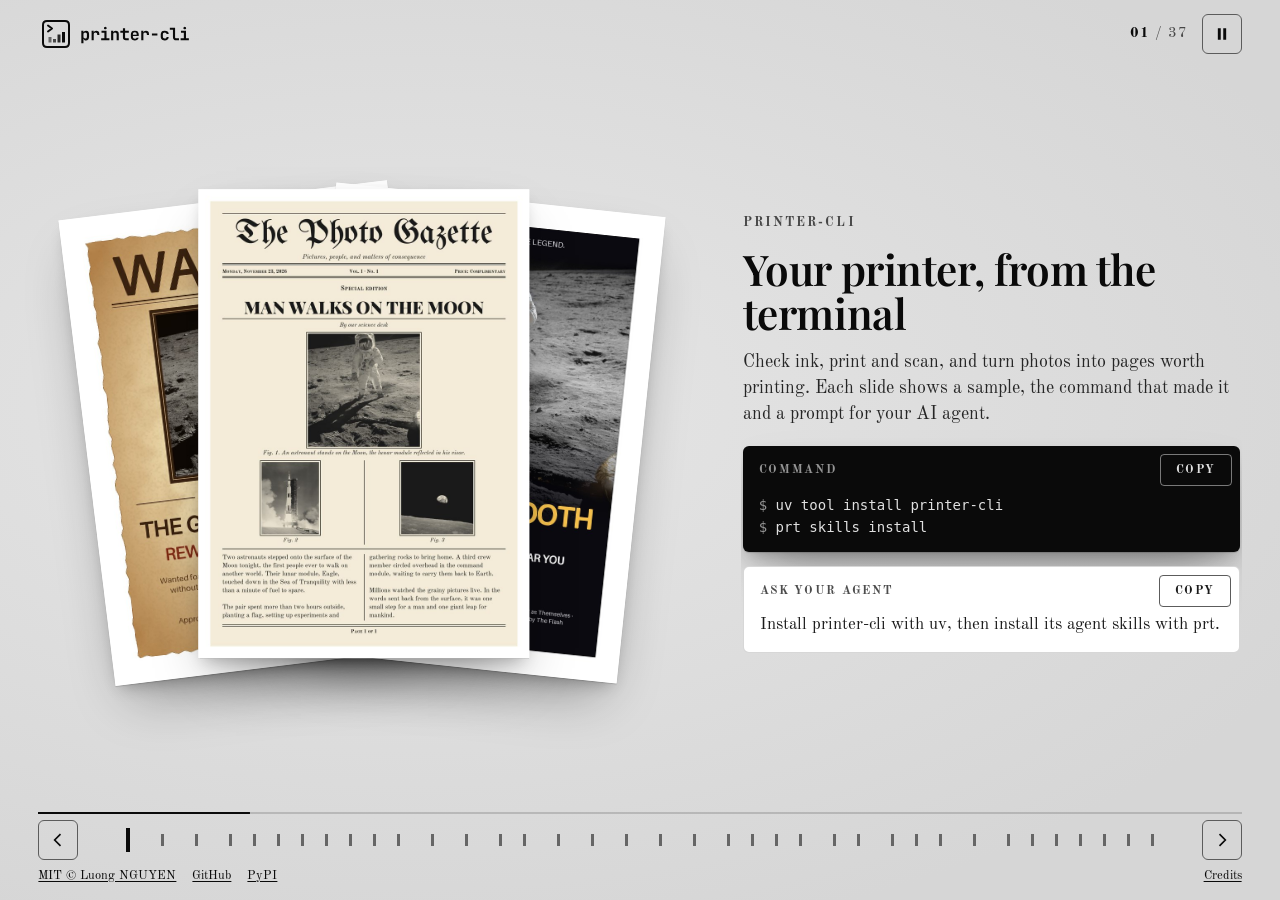
<file: site/index.html>
<!doctype html>
<html lang="en">
<head>
<meta charset="utf-8">
<meta name="viewport" content="width=device-width, initial-scale=1">
<title>printer-cli: what prt prints</title>
<meta name="description" content="A slideshow of every printer-cli example: the photo booth, cards, comics, postcards, disc labels, recipe and bingo cards, puzzles, magazine articles, the vintage gazette and the terminal commands, each with the prt command and a prompt for your AI agent.">
<meta name="color-scheme" content="light dark">
<meta name="theme-color" content="#d6d6d6" media="(prefers-color-scheme: light)">
<meta name="theme-color" content="#262626" media="(prefers-color-scheme: dark)">
<link rel="icon" href="favicon.svg" type="image/svg+xml">
<link rel="stylesheet" href="styles.css">
<script src="app.js" defer></script>
</head>
<body>
<div class="shell">
  <header class="top">
    <picture class="brand">
      <source media="(prefers-color-scheme: dark)" srcset="logo-white.svg">
      <img src="logo-black.svg" alt="printer-cli" width="178" height="40">
    </picture>
    <h1 class="sr-only">printer-cli examples: what prt prints, with the command and an AI-agent prompt for each</h1>
    <div class="top-controls">
      <p class="counter"><span id="current">01</span> / <span id="total">01</span></p>
      <button id="autoplay" class="ctl" type="button" aria-label="Autoplay" aria-pressed="true" title="Autoplay (Space)">
        <svg class="icon icon-pause" viewBox="0 0 24 24" aria-hidden="true" focusable="false"><path d="M7 5h3.5v14H7zM13.5 5H17v14h-3.5z" fill="currentColor"/></svg>
        <svg class="icon icon-play" viewBox="0 0 24 24" aria-hidden="true" focusable="false"><path d="M8 5v14l11-7z" fill="currentColor"/></svg>
      </button>
    </div>
  </header>

  <main id="stage" class="stage" aria-roledescription="carousel" aria-label="printer-cli examples">
    <noscript><p class="noscript">This slideshow needs JavaScript. Every example is also in the <a href="https://github.com/luongnv89/printer-cli#readme">printer-cli README</a>.</p></noscript>
  </main>

  <nav class="bar" aria-label="Slides">
    <div class="progress" aria-hidden="true"><span id="progress"></span></div>
    <div class="nav-row">
      <button id="prev" class="ctl" type="button" aria-label="Previous slide">
        <svg class="icon" viewBox="0 0 24 24" aria-hidden="true" focusable="false"><path d="M15 5l-7 7 7 7" fill="none" stroke="currentColor" stroke-width="2"/></svg>
      </button>
      <div id="dots" class="dots"></div>
      <button id="next" class="ctl" type="button" aria-label="Next slide">
        <svg class="icon" viewBox="0 0 24 24" aria-hidden="true" focusable="false"><path d="M9 5l7 7-7 7" fill="none" stroke="currentColor" stroke-width="2"/></svg>
      </button>
    </div>
  </nav>

  <footer class="foot">
    <a href="LICENSE">MIT © Luong NGUYEN</a>
    <a href="https://github.com/luongnv89/printer-cli">GitHub</a>
    <a href="https://pypi.org/project/printer-cli/">PyPI</a>
    <details id="credits" class="credits">
      <summary>Credits</summary>
      <div class="credits-panel" role="group" aria-label="Credits" tabindex="0">
        <p>printer-cli and this site are under the <a href="LICENSE">MIT licence</a>, © Luong NGUYEN.</p>
        <p>The photos in the <a href="https://github.com/luongnv89/printer-cli/tree/main/assets/samples">sample pages</a> are public-domain NASA images from Apollo 8, Apollo 11 and Apollo 17, via Wikimedia Commons.</p>
        <p>The fonts are under the SIL OFL 1.1: <a href="fonts/OFL-PlayfairDisplay.txt">Playfair Display</a> and <a href="fonts/OFL-OldStandardTT.txt">Old Standard TT</a>.</p>
      </div>
    </details>
  </footer>

  <p id="announce" class="sr-only" aria-live="polite"></p>
  <p id="copy-status" class="sr-only" role="status"></p>
</div>
<script type="application/json" id="slides">
[
 {
  "id": "intro",
  "kind": "intro",
  "title": "Your printer, from the terminal",
  "group": "printer-cli",
  "blurb": "Check ink, print and scan, and turn photos into pages worth printing. Each slide shows a sample, the command that made it and a prompt for your AI agent.",
  "command": "uv tool install printer-cli\nprt skills install",
  "prompt": "Install printer-cli with uv, then install its agent skills with prt.",
  "stack": [
   "samples/booth-wanted.jpg",
   "samples/gazette.jpg",
   "samples/booth-movie.jpg"
  ]
 },
 {
  "id": "quick-start",
  "kind": "terminal",
  "title": "Printer status",
  "group": "Quick start",
  "blurb": "Ink, paper and alerts in one box. The built-in demo printer replays a real Epson XP-6000.",
  "command": "prt -p demo status",
  "prompt": "Use prt's built-in demo printer to show me a printer's status: ink, paper and alerts.",
  "output": "╭─┐EPSON XP-6000 Series · office┌──────────────────────────────────────────╮\n│ ● idle    firmware 20.50.NU30Q6 · up 4h02m                               │\n├──────────────────────────────────────────────────────────────────────────┤\n│ ink                                                                      │\n│ Photo Black  ■■■■■■■■■■■■■■■■■■■■■■■■■■■■■■■■■■■■····  92%               │\n│ Cyan         ········································   1%  ✗ replace    │\n│ Magenta      ········································   1%  ✗ replace    │\n│ Yellow       ■■■■····································  12%  ▲ low        │\n│ Black        ■■■■■■■■■■■■■■■■■■■■■■■■■■■■■■■■■■■·····  89%               │\n├──────────────────────────────────────────────────────────────────────────┤\n│ paper   main A4 ✓   photo 4×6 ✓   disc Disc ✓   (levels not reported)    │\n│ waste   ▲ almost full — service soon                                     │\n╰─┘4 alerts · checked 17:42└───────────────────────────────────────────────╯"
 },
 {
  "id": "tui",
  "kind": "image",
  "title": "The TUI",
  "group": "Dashboard",
  "blurb": "A keyboard-driven dashboard: ink tanks in their cartridge colours, system info, paper trays and alerts.",
  "command": "prt -p demo tui",
  "prompt": "Open prt's full-screen dashboard for the built-in demo printer.",
  "image": "samples/tui.jpg",
  "alt": "prt tui dashboard showing ink tanks, system info, paper trays and alerts for the demo printer",
  "width": 1000,
  "height": 627
 },
 {
  "id": "booth-metro",
  "kind": "image",
  "title": "Metro front page",
  "group": "Photo booth",
  "blurb": "Your photo as a colour tabloid front page with a two-column news story.",
  "command": "prt booth astronaut.jpg --story-file story.json -o booth-metro.png",
  "prompt": "Use prt to make astronaut.jpg into a colour metro front page with the story in story.json (\"Man Walks on the Moon\"), saved as booth-metro.png.",
  "image": "samples/booth-metro.jpg",
  "alt": "metro sample page: a black 'METRO' masthead with a red rule, the headline 'MAN WALKS ON THE MOON' over a colour photo of an astronaut on the Moon with its caption, and the story in two columns",
  "width": 800,
  "height": 1132
 },
 {
  "id": "booth-daily",
  "kind": "image",
  "title": "Daily broadsheet",
  "group": "Photo booth",
  "blurb": "A black-and-white broadsheet front page with three columns.",
  "command": "prt booth astronaut.jpg --style daily --story-file story.json -o booth-daily.png",
  "prompt": "Use prt to make astronaut.jpg into a black-and-white daily broadsheet front page with the story in story.json (\"Man Walks on the Moon\"), saved as booth-daily.png.",
  "image": "samples/booth-daily.jpg",
  "alt": "daily sample page: 'The Daily Chronicle' masthead between rules, the headline 'Man Walks on the Moon' over a black-and-white photo of an astronaut on the Moon, and the story in three columns",
  "width": 800,
  "height": 1132
 },
 {
  "id": "booth-wizard",
  "kind": "image",
  "title": "Wizard card",
  "group": "Photo booth",
  "blurb": "An ornate trading card with an arched gold frame, a name ribbon and a lore box.",
  "command": "prt booth astronaut.jpg --style wizard -o booth-wizard.png",
  "prompt": "Use prt to make astronaut.jpg into a wizard trading card with its built-in text, \"The Spellbound Guest\", saved as booth-wizard.png.",
  "image": "samples/booth-wizard.jpg",
  "alt": "wizard sample page: a purple and gold trading card, the photo in an arched frame over a gold banner reading 'The Spellbound Guest' and a cream text box",
  "width": 800,
  "height": 1132
 },
 {
  "id": "booth-wanted",
  "kind": "image",
  "title": "Wanted poster",
  "group": "Photo booth",
  "blurb": "A weathered parchment poster with the name and a reward line.",
  "command": "prt booth astronaut.jpg --style wanted -o booth-wanted.png",
  "prompt": "Use prt to make astronaut.jpg into a wanted poster with its built-in text, \"The Grinning Captain\" with a reward of 1,000,000 gold, saved as booth-wanted.png.",
  "image": "samples/booth-wanted.jpg",
  "alt": "wanted sample page: a torn parchment poster with 'WANTED' over the framed photo, then 'DEAD OR ALIVE', the name 'THE GRINNING CAPTAIN' and a reward of 1,000,000 gold",
  "width": 800,
  "height": 1132
 },
 {
  "id": "booth-certificate",
  "kind": "image",
  "title": "Award certificate",
  "group": "Photo booth",
  "blurb": "An ivory certificate in a gold border, with the name, the award, today's date and a seal.",
  "command": "prt booth astronaut.jpg --style certificate -o booth-certificate.png",
  "prompt": "Use prt to make astronaut.jpg into an award certificate with its built-in text, presented to The Photo Booth Guest \"For the Brightest Smile of the Day\", saved as booth-certificate.png.",
  "image": "samples/booth-certificate.jpg",
  "alt": "certificate sample page: a 'Certificate of Achievement' in a green and gold border, the photo in an oval frame, presented to 'The Photo Booth Guest', with a date, a signature and a gold seal at the foot",
  "width": 800,
  "height": 1132
 },
 {
  "id": "booth-sports",
  "kind": "image",
  "title": "Sports card",
  "group": "Photo booth",
  "blurb": "A royal-blue trading card with the team, the position and a stats box.",
  "command": "prt booth astronaut.jpg --style sports -o booth-sports.png",
  "prompt": "Use prt to make astronaut.jpg into a sports trading card with its built-in text, \"The Shutter Star\" of the Booth City Flashes, saved as booth-sports.png.",
  "image": "samples/booth-sports.jpg",
  "alt": "sports card sample page: a blue trading card for the 'Booth City Flashes', the photo over a red banner reading 'THE SHUTTER STAR', the position and number, and a white box of stats",
  "width": 800,
  "height": 1132
 },
 {
  "id": "booth-missing",
  "kind": "image",
  "title": "Missing-pet poster",
  "group": "Photo booth",
  "blurb": "A poster with a reward line and tear-off tabs that each carry the contact.",
  "command": "prt booth astronaut.jpg --style missing -o booth-missing.png",
  "prompt": "Use prt to make astronaut.jpg into a missing-pet poster with its built-in text, Whiskers the cat with \"Call 555-0134\" on the tear-off tabs, saved as booth-missing.png.",
  "image": "samples/booth-missing.jpg",
  "alt": "missing-pet poster sample page: 'MISSING' in red over 'HAVE YOU SEEN THIS CAT?', the photo, the name 'WHISKERS', a reward line, a description and a row of tear-off phone tabs",
  "width": 800,
  "height": 1132
 },
 {
  "id": "booth-movie",
  "kind": "image",
  "title": "Movie poster",
  "group": "Photo booth",
  "blurb": "A dark poster with the title in gold capitals, five stars and a credits block.",
  "command": "prt booth astronaut.jpg --style movie -o booth-movie.png",
  "prompt": "Use prt to make astronaut.jpg into a movie poster with its built-in text, \"The Photo Booth\", saved as booth-movie.png.",
  "image": "samples/booth-movie.jpg",
  "alt": "movie poster sample page: the photo filling a dark poster under a tagline, the title 'THE PHOTO BOOTH' in gold over five stars, 'COMING SOON TO A PRINTER NEAR YOU' and a credits block",
  "width": 800,
  "height": 1132
 },
 {
  "id": "card",
  "kind": "image",
  "title": "Greeting card",
  "group": "Greeting card",
  "blurb": "A photo and a verse on one A4 sheet that folds into an A6 card.",
  "command": "prt card astronaut.jpg -o card.png",
  "prompt": "Use prt to make astronaut.jpg into a folding greeting card with its built-in \"Best Wishes\" greeting and verse, saved as card.png.",
  "image": "samples/card.jpg",
  "alt": "greeting card sample sheet: the photo and greeting on the bottom right, the back on the bottom left, the verse and an empty inside left upside down on the top half",
  "width": 800,
  "height": 1132
 },
 {
  "id": "comic",
  "kind": "image",
  "title": "Comic page",
  "group": "Comic strips",
  "blurb": "Three to six photos as comic panels, with speech bubbles, thought bubbles and captions.",
  "command": "prt comic astronaut.jpg launch.jpg earthrise.jpg bluemarble.jpg --comic-file comic.json -o comic.png",
  "prompt": "Use prt to make a comic page, \"One Small Step\", from astronaut.jpg, launch.jpg, earthrise.jpg and bluemarble.jpg with the captions and bubbles in comic.json, saved as comic.png.",
  "image": "samples/comic.jpg",
  "alt": "comic strip sample page: a handwritten title over four photo panels in black borders, with speech bubbles, a thought bubble and yellow narration captions",
  "width": 800,
  "height": 1132
 },
 {
  "id": "strip",
  "kind": "image",
  "title": "Photo-booth strip",
  "group": "4×6 photo prints",
  "blurb": "Four photos in a column, printed twice side by side to cut into two strips.",
  "command": "prt strip astronaut.jpg launch.jpg earthrise.jpg bluemarble.jpg --caption \"Apollo 11 · July 1969\" -o strip.png",
  "prompt": "Use prt to make a photo-booth strip of astronaut.jpg, launch.jpg, earthrise.jpg and bluemarble.jpg captioned \"Apollo 11 · July 1969\", saved as strip.png.",
  "image": "samples/strip.jpg",
  "alt": "photo-booth strip sample: four photos in a column with a handwritten caption, printed twice side by side",
  "width": 800,
  "height": 1200
 },
 {
  "id": "instant",
  "kind": "image",
  "title": "Instant photo",
  "group": "4×6 photo prints",
  "blurb": "One photo, cropped square, in a wide white frame with a handwritten caption.",
  "command": "prt instant earthrise.jpg --caption \"Earthrise, Christmas Eve 1968\" -o instant.png",
  "prompt": "Use prt to make earthrise.jpg into a Polaroid-style instant photo captioned \"Earthrise, Christmas Eve 1968\", saved as instant.png.",
  "image": "samples/instant.jpg",
  "alt": "instant photo sample: a square photo in a white frame with a handwritten caption",
  "width": 800,
  "height": 1200
 },
 {
  "id": "colour-in",
  "kind": "image",
  "title": "Colouring page",
  "group": "Colouring pages",
  "blurb": "A photo turned into black line art on white, ready for crayons.",
  "command": "prt colour-in astronaut.jpg -o colour-in.png",
  "prompt": "Use prt to turn astronaut.jpg into a colouring page, saved as colour-in.png.",
  "image": "samples/colour-in.jpg",
  "alt": "colouring page sample: a photo of an astronaut on the Moon drawn as black outlines on white in a frame",
  "width": 800,
  "height": 1132
 },
 {
  "id": "postcard",
  "kind": "image",
  "title": "Postcard",
  "group": "Postcards",
  "blurb": "The photo on the front; the message, a stamp box and address lines on the back.",
  "command": "prt postcard earthrise.jpg --postcard-file postcard.json -o postcard.png",
  "prompt": "Use prt to make a postcard of earthrise.jpg with the greeting, message and address in postcard.json (\"Greetings from lunar orbit\"), saved as postcard.png.",
  "image": "samples/postcard.jpg",
  "alt": "postcard sample: the Earthrise photo with a handwritten greeting on the front; on the back a handwritten message and signature, a stamp box and four address lines",
  "width": 900,
  "height": 1224
 },
 {
  "id": "disc",
  "kind": "image",
  "title": "Disc label",
  "group": "Disc labels",
  "blurb": "A circular label printed straight onto a CD or DVD through the disc tray.",
  "command": "prt disc bluemarble.jpg --disc-file disc.json -o disc.png",
  "prompt": "Use prt to make a disc label from bluemarble.jpg with the title and track list in disc.json (\"Blue Marble Mix\"), saved as disc.png.",
  "image": "samples/disc.jpg",
  "alt": "disc label sample: the Blue Marble photo filling a ring round a white hub, the title 'Blue Marble Mix' and a subtitle above the hub, ten tracks in two columns either side of it and a footer line at the foot",
  "width": 800,
  "height": 800
 },
 {
  "id": "recipe",
  "kind": "image",
  "title": "Recipe cards",
  "group": "Recipe cards",
  "blurb": "A recipe as 6×4 index cards, the ingredients and steps on ruled lines.",
  "command": "prt recipe recipe.json -o recipe.png",
  "prompt": "Use prt to make recipe cards from recipe.json (\"Moon Landing Lemon Drizzle Cake\"), saved as recipe.png.",
  "image": "samples/recipe.jpg",
  "alt": "recipe card sample: the title in handwriting, the ingredients and numbered steps on ruled lines in two columns",
  "width": 1200,
  "height": 800
 },
 {
  "id": "bingo",
  "kind": "image",
  "title": "Bingo cards",
  "group": "Bingo cards",
  "blurb": "A different bingo card for each player, from a bundled theme or your own words.",
  "command": "prt bingo --words-file bingo.json --seed 1969 -o bingo.png",
  "prompt": "Use prt to deal bingo cards from the words in bingo.json (\"Space Camp Bingo\") with seed 1969, saved as bingo.png.",
  "image": "samples/bingo.jpg",
  "alt": "bingo card sample: the title 'Space Camp Bingo' in handwriting over coloured B-I-N-G-O letters and a 5×5 grid of space words with a yellow 'LIFT OFF' square in the centre",
  "width": 800,
  "height": 1132
 },
 {
  "id": "puzzle-sudoku",
  "kind": "image",
  "title": "Sudoku",
  "group": "Puzzles",
  "blurb": "A sudoku with exactly one solution, easy, medium or hard; its solution is kept for checking.",
  "command": "prt puzzle sudoku --seed 1969 -o puzzle-sudoku.png",
  "prompt": "Use prt to make a medium sudoku with seed 1969, saved as puzzle-sudoku.png.",
  "image": "samples/puzzle-sudoku.jpg",
  "alt": "sudoku sample page: the handwritten title 'Sudoku' over a 9×9 grid with some digits given, rows labelled A to I and columns 1 to 9",
  "width": 800,
  "height": 1132
 },
 {
  "id": "puzzle-wordsearch",
  "kind": "image",
  "title": "Word search",
  "group": "Puzzles",
  "blurb": "Words from a bundled theme or your own list, hidden in a square of letters.",
  "command": "prt puzzle wordsearch --theme space --seed 1969 -o puzzle-wordsearch.png",
  "prompt": "Use prt to make a space word search with seed 1969, saved as puzzle-wordsearch.png.",
  "image": "samples/puzzle-wordsearch.jpg",
  "alt": "word search sample page: the title 'Space Word Search' over a square of capital letters and a list of twelve space words to find",
  "width": 800,
  "height": 1132
 },
 {
  "id": "puzzle-crossword",
  "kind": "image",
  "title": "Crossword",
  "group": "Puzzles",
  "blurb": "Write the answers and clues; prt lays out the grid so they cross and numbers it.",
  "command": "prt puzzle crossword --crossword-file crossword.json -o puzzle-crossword.png",
  "prompt": "Use prt to make a crossword from the answers and clues in crossword.json (\"Apollo Crossword\"), saved as puzzle-crossword.png.",
  "image": "samples/puzzle-crossword.jpg",
  "alt": "crossword sample page: the title 'Apollo Crossword' over a grid of numbered white squares, and the Across and Down clues under it",
  "width": 800,
  "height": 1132
 },
 {
  "id": "puzzle-maze",
  "kind": "image",
  "title": "Maze",
  "group": "Puzzles",
  "blurb": "A maze with one way through, from Start at the top left to Finish at the bottom right.",
  "command": "prt puzzle maze --seed 1969 -o puzzle-maze.png",
  "prompt": "Use prt to make a medium maze with seed 1969, saved as puzzle-maze.png.",
  "image": "samples/puzzle-maze.jpg",
  "alt": "maze sample page: the title 'Maze' over a rectangular maze with Start at the top left and Finish at the bottom right",
  "width": 800,
  "height": 1132
 },
 {
  "id": "article-magazine",
  "kind": "image",
  "title": "Magazine article",
  "group": "Article printing",
  "blurb": "A web article as A4 magazine pages with three ruled columns.",
  "command": "prt article article.json -o article-magazine.png",
  "prompt": "Use the article-print skill to lay out the article in article.json (\"Why the Apollo Guidance Computer Still Matters\") as magazine pages, saved as article-magazine.png.",
  "image": "samples/article-magazine.jpg",
  "alt": "magazine sample page: a blue rule and the site name over the title 'Why the Apollo Guidance Computer Still Matters' in bold type, the byline, the text in three columns, and the address and page number at the foot",
  "width": 800,
  "height": 1132
 },
 {
  "id": "article-classic",
  "kind": "image",
  "title": "Classic magazine",
  "group": "Article printing",
  "blurb": "An ivory page in a double-rule frame, one centred column and a drop cap.",
  "command": "prt article article.json --style classic-magazine -o article-classic.png",
  "prompt": "Use prt to lay out the article in article.json (\"Why the Apollo Guidance Computer Still Matters\") in the classic-magazine style, saved as article-classic.png.",
  "image": "samples/article-classic.jpg",
  "alt": "classic-magazine sample page: a cream page in a double border, the site name, title and byline centred between ornaments, the text in one column opening with a red drop cap, and the page number at the foot",
  "width": 800,
  "height": 1132
 },
 {
  "id": "gazette",
  "kind": "image",
  "title": "Vintage gazette",
  "group": "Vintage gazette",
  "blurb": "Photos as the front page of an old newspaper, under a blackletter masthead.",
  "command": "prt gazette astronaut.jpg launch.jpg earthrise.jpg --story-file story.json -o gazette.png",
  "prompt": "Use prt to make a vintage gazette front page from astronaut.jpg, launch.jpg and earthrise.jpg with the story in story.json (\"Man Walks on the Moon\"), saved as gazette.png.",
  "image": "samples/gazette.jpg",
  "alt": "portrait gazette sample page: 'The Photo Gazette' in blackletter on cream paper, the headline 'MAN WALKS ON THE MOON' over a sepia photo of an astronaut on the Moon, two smaller photos of a rocket launch and the Earth over the Moon, and the story in two columns",
  "width": 800,
  "height": 1132
 },
 {
  "id": "gazette-landscape",
  "kind": "image",
  "title": "Gazette, landscape",
  "group": "Vintage gazette",
  "blurb": "The same edition laid out on A4 turned on its side.",
  "command": "prt gazette astronaut.jpg launch.jpg earthrise.jpg --story-file story.json --landscape -o gazette-landscape.png",
  "prompt": "Use prt to make a vintage gazette front page on landscape A4 from astronaut.jpg, launch.jpg and earthrise.jpg with the story in story.json (\"Man Walks on the Moon\"), saved as gazette-landscape.png.",
  "image": "samples/gazette-landscape.jpg",
  "alt": "--landscape gazette sample page: 'The Photo Gazette' on a sheet turned on its side, the headline 'MAN WALKS ON THE MOON' over a large sepia photo of an astronaut on the left, the story in three columns beside it and two smaller photos under the story",
  "width": 1000,
  "height": 707
 },
 {
  "id": "letter-gazette",
  "kind": "terminal",
  "title": "A letter as a gazette",
  "group": "Vintage gazette",
  "blurb": "Scan a handwritten letter, type it out as the story, and print the scan as the lead picture.",
  "command": "prt -p demo scan --format jpeg -o letter.jpg                                          # scan the letter as a JPEG\nprt -p demo gazette letter.jpg --story-file story.json --preview edition.pdf -f json   # the transcription as the story\nprt -p demo gazette letter.jpg --story-file story.json --yes                           # print it",
  "prompt": "Use the letter-gazette skill with prt's demo printer: scan my handwritten letter, type it out as the story, preview it as a vintage gazette, then print it.",
  "output": ""
 },
 {
  "id": "compose",
  "kind": "terminal",
  "title": "Compose a page",
  "group": "Compose a page",
  "blurb": "Describe a page as blocks: headings, text, images, QR codes, columns and rules.",
  "command": "prt compose page.json",
  "prompt": "Use prt compose to print page.json, the \"Garden party\" page with a heading, a photo, the menu and a QR code for replies.",
  "output": "{\n  \"title\": \"Garden party\",\n  \"blocks\": [\n    {\"type\": \"heading\", \"text\": \"Garden Party\", \"align\": \"center\"},\n    {\"type\": \"image\", \"path\": \"garden.jpg\", \"height\": 80, \"caption\": \"Last year\"},\n    {\"type\": \"text\", \"text\": \"Saturday from 3 pm, at number 12.\\nBring something to share.\", \"size\": \"large\"},\n    {\"type\": \"rule\"},\n    {\"type\": \"columns\", \"columns\": [\n      [{\"type\": \"heading\", \"text\": \"Menu\", \"level\": 2}, {\"type\": \"text\", \"text\": \"Lemonade\\nStrawberry cake\"}],\n      [{\"type\": \"qr\", \"data\": \"https://example.com/rsvp\", \"size\": 35, \"caption\": \"Reply here\"}]\n    ]}\n  ]\n}"
 },
 {
  "id": "ink",
  "kind": "terminal",
  "title": "Ink levels",
  "group": "Commands",
  "blurb": "Ink levels only, with a mark on each cartridge that is low or needs replacing.",
  "command": "prt ink",
  "prompt": "Use prt to show my printer's ink levels and which cartridges are low or need replacing.",
  "output": "╭─┐ink · demo┌─────────────────────────────────────────────────────────────────╮\n│ Photo Black  ■■■■■■■■■■■■■■■■■■■■■■■■■■■■■■■■■■■■····  92%                   │\n│ Cyan         ········································   1%  ✗ replace        │\n│ Magenta      ········································   1%  ✗ replace        │\n│ Yellow       ■■■■····································  12%  ▲ low            │\n│ Black        ■■■■■■■■■■■■■■■■■■■■■■■■■■■■■■■■■■■·····  89%                   │\n╰─┘15:39└──────────────────────────────────────────────────────────────────────╯"
 },
 {
  "id": "status-watch",
  "kind": "terminal",
  "title": "Watch status",
  "group": "Commands",
  "blurb": "One line per sample, every 2 seconds, until Ctrl-C.",
  "command": "prt status --watch 2",
  "prompt": "Use prt to watch my printer's status, one line every 2 seconds.",
  "output": "15:39:31  ● idle       PB  92 C   1 M   1 Y  12 BK  89   4 alerts\n15:39:33  ● idle       PB  92 C   1 M   1 Y  12 BK  89   4 alerts\n15:39:35  ● idle       PB  92 C   1 M   1 Y  12 BK  89   4 alerts"
 },
 {
  "id": "overview",
  "kind": "terminal",
  "title": "Printer overview",
  "group": "Commands",
  "blurb": "Model, serial, firmware, uptime, page count, formats, media, scanner and capabilities.",
  "command": "prt overview",
  "prompt": "Use prt to show my printer's overview: model, serial, firmware, uptime, page count, media and capabilities.",
  "output": "╭─┐EPSON XP-6000 Series · demo┌────────────────────────────────────────────────╮\n│ system                                                                       │\n│   model          EPSON XP-6000 Series                                        │\n│   vendor         Epson                                                       │\n│   serial         X00000000                                                   │\n│   uuid           00000000-0000-4000-8000-000000000000                        │\n│   driver         fake                                                        │\n├──────────────────────────────────────────────────────────────────────────────┤\n│ software                                                                     │\n│   firmware       20.50.NU30Q6                                                │\n│   ipp            1.0, 1.1, 2.0                                               │\n│   formats        octet-stream, pwg-raster, urf, jpeg                         │\n│   admin page     http://printer.local:80/PRESENTATION/BONJOUR                │\n├──────────────────────────────────────────────────────────────────────────────┤\n│ hardware                                                                     │\n│   uptime         4h02m                                                       │\n│   pages printed  1,538                                                       │\n│   colour         yes                                                         │\n│   duplex         yes                                                         │\n│   speed          9 ppm                                                       │\n│   resolutions    360dpi, 720dpi, 5760x1440dpi                                │\n│   trays          main, photo, disc                                           │\n│   media          A4, 4×6, 5×7, 8×10, A5, A6, Letter, Legal, L (3.5×5), B5 …  │\n…"
 },
 {
  "id": "maintenance",
  "kind": "terminal",
  "title": "Maintenance",
  "group": "Commands",
  "blurb": "Nozzle check, head cleaning with a safety check first, a colour test page, or flash the panel.",
  "command": "prt maintain nozzle-check     # print the pattern; a gap in a line means clogged nozzles\nprt maintain clean            # head cleaning, refused while ink is low or the waste pad is near full\nprt maintain test-page --yes  # colour test page, no prompt\nprt maintain identify         # flash the panel to find the printer",
  "prompt": "Use prt to print a nozzle check, clean the print head if it is safe to, print a colour test page without asking, and flash my printer's panel so I can find it.",
  "output": ""
 },
 {
  "id": "printing",
  "kind": "terminal",
  "title": "Printing",
  "group": "Commands",
  "blurb": "PDFs through CUPS, photos from the photo tray, copies, two-sided and black and white.",
  "command": "prt print boarding-pass.pdf                                    # PDF goes through the local CUPS queue\nprt print holiday.jpg --media 4x6 --tray photo --quality high  # photo paper from the photo tray\nprt print notes.pdf -n 2 --duplex --mono                       # two double-sided black-and-white copies\nprt print poster.png --direct                                  # straight to the printer, never via CUPS",
  "prompt": "Use prt to print boarding-pass.pdf, print holiday.jpg on 4×6 photo paper from the photo tray in high quality, print two double-sided black-and-white copies of notes.pdf, and send poster.png straight to the printer.",
  "output": ""
 },
 {
  "id": "jobs",
  "kind": "terminal",
  "title": "Print jobs",
  "group": "Commands",
  "blurb": "List the jobs, finished ones too, and cancel one by its id.",
  "command": "prt jobs --all\nprt jobs cancel 42",
  "prompt": "Use prt to list all my printer's jobs, finished ones too, and cancel job 42.",
  "output": "╭─┐jobs · demo┌────────────────────────────────────────────────────────────────╮\n│ id  name               state        user  pages                              │\n│ 41  boarding-pass.pdf  ● completed  alex      1                              │\n│ 42  nozzle-check       ● completed  prt       1                              │\n╰─┘2 jobs└─────────────────────────────────────────────────────────────────────╯"
 },
 {
  "id": "scanning",
  "kind": "terminal",
  "title": "Scanning",
  "group": "Commands",
  "blurb": "Scan the flatbed to PDF or JPEG, in colour or greyscale.",
  "command": "prt scan -o receipt.pdf                                  # A4, colour, 300 dpi PDF\nprt scan -o photo.jpg --type jpeg --dpi 600 --area full  # whole glass as a JPEG\nprt scan --mode gray -o letter.pdf                       # greyscale",
  "prompt": "Use prt to scan to receipt.pdf, scan the whole glass to photo.jpg as a 600 dpi JPEG, and scan letter.pdf in greyscale.",
  "output": ""
 }
]
</script>
</body>
</html>
</file>
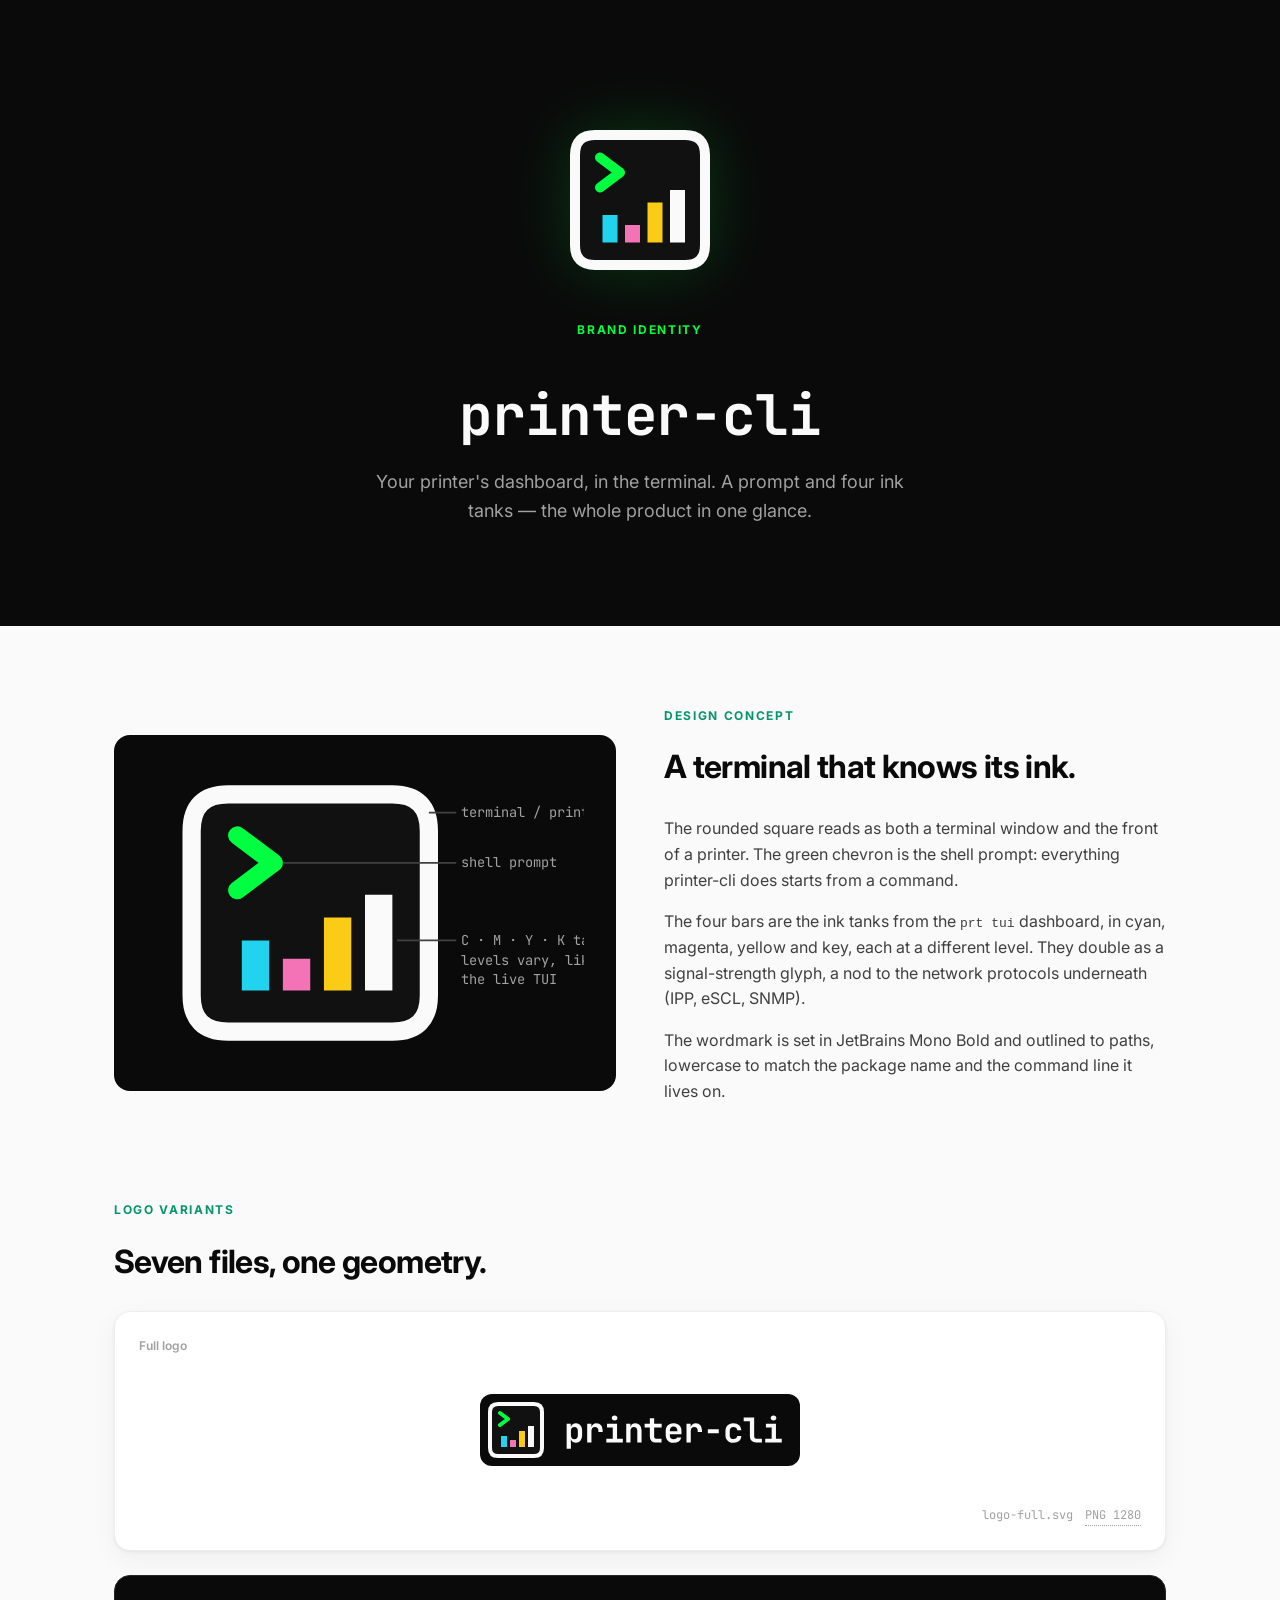
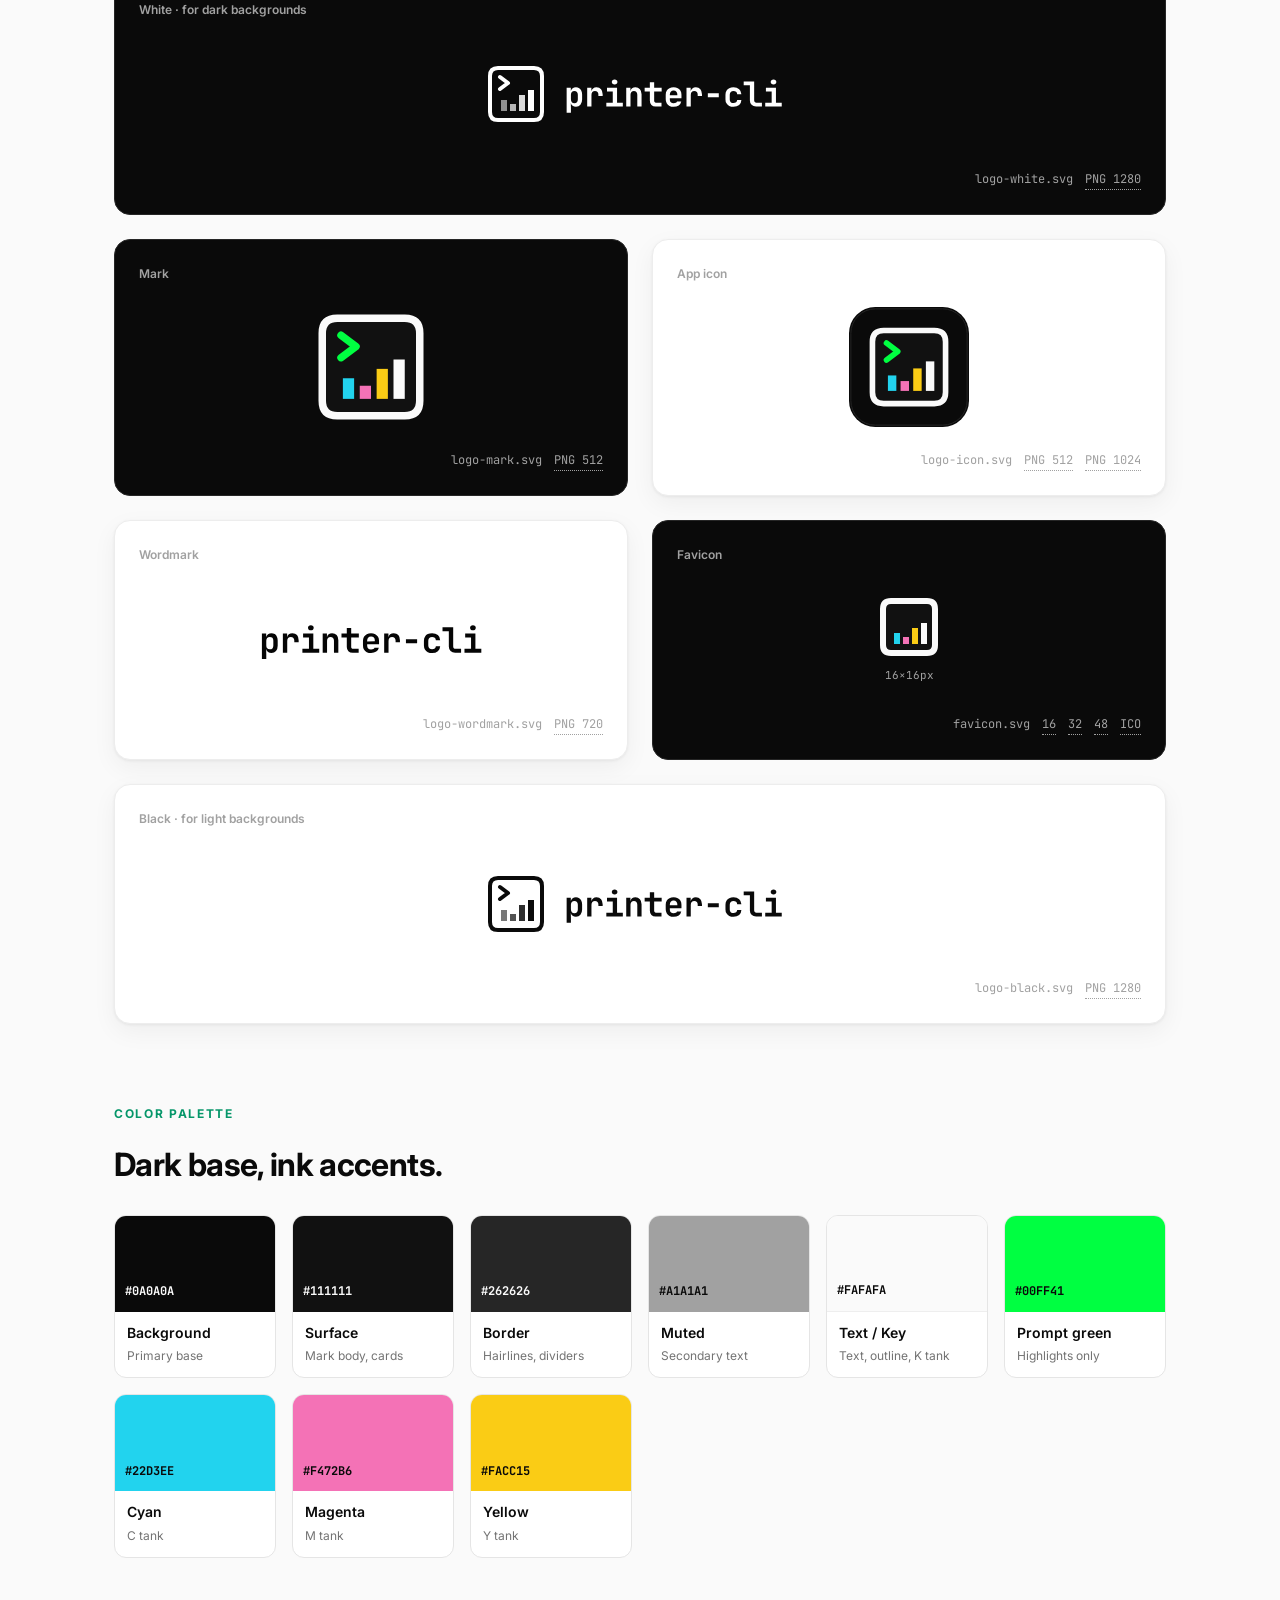
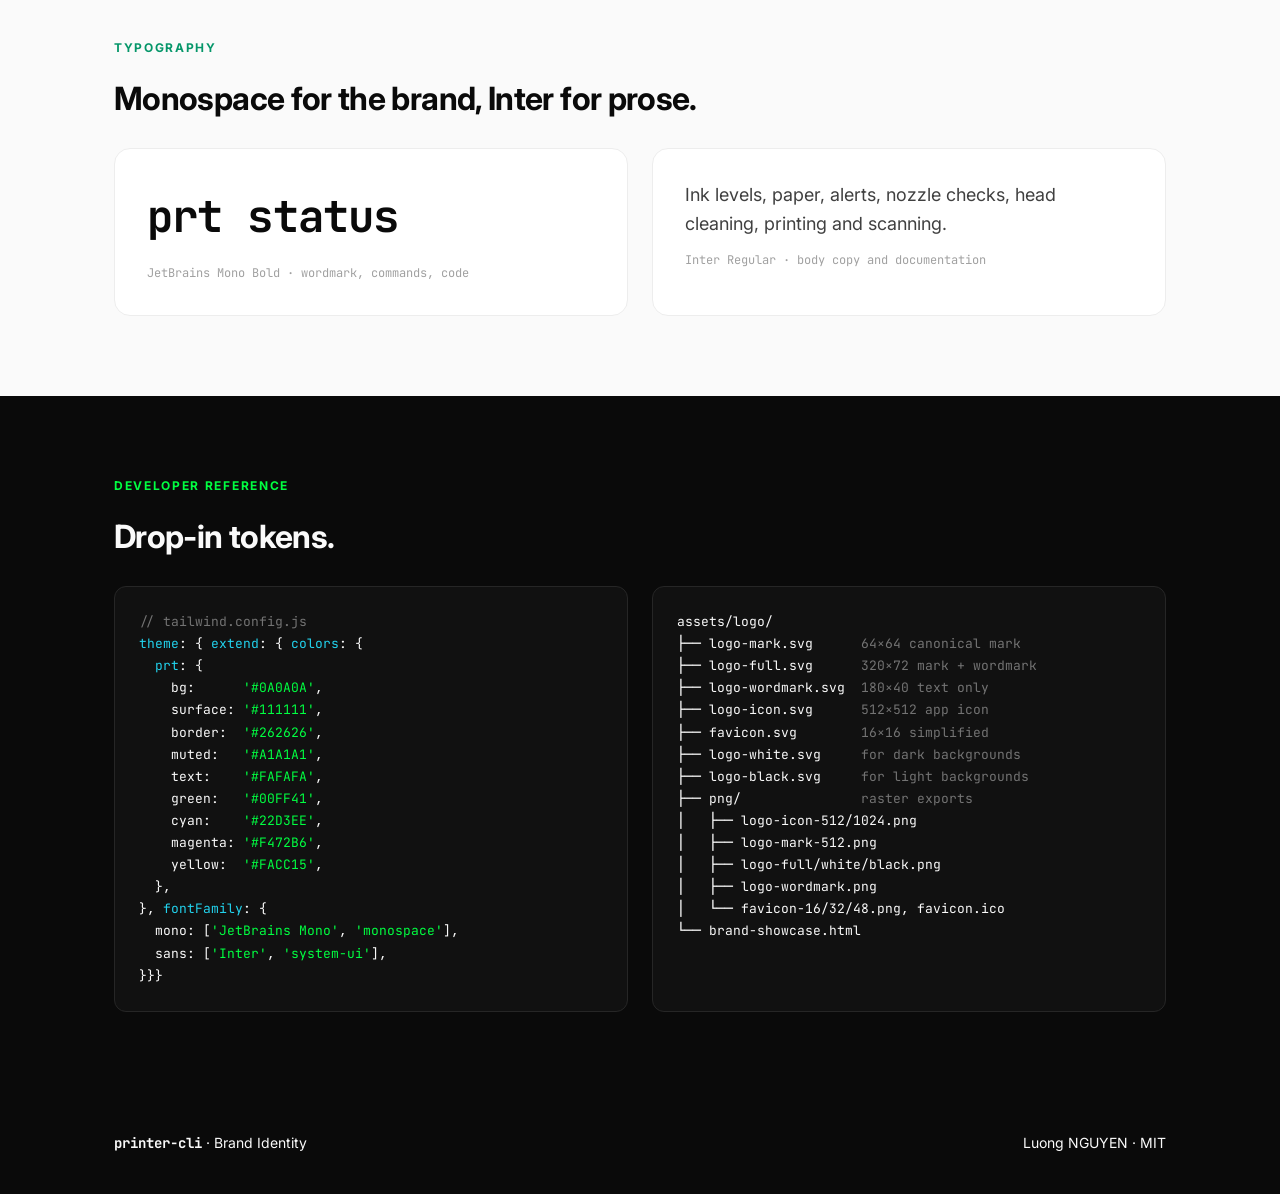
<file: assets/logo/brand-showcase.html>
<!doctype html>
<html lang="en">
<head>
<meta charset="utf-8">
<meta name="viewport" content="width=device-width, initial-scale=1">
<title>printer-cli — Brand Identity</title>
<link rel="icon" href="favicon.svg" type="image/svg+xml">
<link rel="preconnect" href="https://fonts.googleapis.com">
<link href="https://fonts.googleapis.com/css2?family=Inter:wght@400;500;700&family=JetBrains+Mono:wght@400;700&display=swap" rel="stylesheet">
<style>
  :root{--bg:#0A0A0A;--surface:#111111;--border:#262626;--muted:#A1A1A1;--text:#FAFAFA;--green:#00FF41;
        --cyan:#22D3EE;--magenta:#F472B6;--yellow:#FACC15;--light:#FAFAFA;--ink:#0A0A0A;
        --sans:Inter,system-ui,-apple-system,sans-serif;--mono:"JetBrains Mono",ui-monospace,Menlo,monospace}
  *{box-sizing:border-box;margin:0;padding:0}
  body{font-family:var(--sans);background:var(--light);color:var(--ink);line-height:1.6}
  .wrap{max-width:1100px;margin:0 auto;padding:0 24px}
  section{padding:80px 0}
  .label{font-size:12px;font-weight:700;letter-spacing:.14em;text-transform:uppercase;color:#059669;margin-bottom:16px}
  .dark .label{color:var(--green)}
  h2{font-size:32px;font-weight:700;letter-spacing:-.02em;margin-bottom:24px}
  .dark{background:var(--bg);color:var(--text)}
  .hero{text-align:center;padding:120px 0 100px}
  .hero svg{width:160px;height:160px;filter:drop-shadow(0 0 32px rgba(0,255,65,.18))}
  .hero h1{font-family:var(--mono);font-size:56px;font-weight:700;letter-spacing:-.02em;margin:32px 0 8px}
  .hero p{color:var(--muted);font-size:18px;max-width:560px;margin:0 auto}
  .concept{display:grid;grid-template-columns:1fr 1fr;gap:48px;align-items:center}
  .annot{background:var(--bg);border-radius:16px;padding:32px;position:relative}
  .annot svg{width:100%;height:auto;display:block}
  .annot text{font-family:var(--mono);font-size:3px;fill:var(--muted)}
  .concept p{margin-bottom:16px;color:#404040}
  .grid{display:grid;grid-template-columns:1fr 1fr;gap:24px}
  .card{border-radius:16px;padding:24px;display:flex;flex-direction:column;min-height:240px;transition:transform .2s}
  .card:hover{transform:translateY(-3px)}
  .card.l{background:#fff;box-shadow:0 1px 3px rgba(0,0,0,.06),0 8px 24px rgba(0,0,0,.05);border:1px solid #EDEDED}
  .card.d{background:var(--bg);color:var(--text);border:1px solid var(--border)}
  .card.full{grid-column:1/-1}
  .card .tag{font-size:12px;font-weight:600;color:var(--muted)}
  .card .art{flex:1;display:flex;align-items:center;justify-content:center;padding:24px 0}
  .card .art img{max-width:100%;max-height:120px}
  .card.full .art img{max-height:110px}
  .card .meta{display:flex;justify-content:flex-end;gap:12px;flex-wrap:wrap;font-family:var(--mono);font-size:12px;color:var(--muted)}
  .card .meta a{color:inherit;text-decoration:none;border-bottom:1px dotted currentColor}
  .card .meta a:hover{color:#059669}.card.d .meta a:hover{color:var(--green)}
  .cap{font-family:var(--mono);font-size:11px;color:var(--muted);margin-top:8px;text-align:center}
  .chips{display:grid;grid-template-columns:repeat(auto-fill,minmax(150px,1fr));gap:16px}
  .chip{border-radius:12px;overflow:hidden;border:1px solid #E5E5E5;background:#fff}
  .chip .sw{height:96px;display:flex;align-items:flex-end;padding:10px;font-family:var(--mono);font-size:12px;font-weight:700}
  .chip .nm{padding:10px 12px 2px;font-weight:600;font-size:14px}
  .chip .rl{padding:0 12px 12px;font-size:12px;color:#737373}
  .type{display:grid;grid-template-columns:1fr 1fr;gap:24px}
  .spec{background:#fff;border:1px solid #EDEDED;border-radius:16px;padding:32px}
  .spec .big{font-family:var(--mono);font-size:44px;font-weight:700;letter-spacing:-.02em}
  .spec .reg{font-size:18px;color:#404040}
  .spec small{display:block;margin-top:12px;font-family:var(--mono);font-size:12px;color:var(--muted)}
  pre{background:var(--surface);color:var(--text);border:1px solid var(--border);border-radius:12px;padding:24px;overflow-x:auto;font-family:var(--mono);font-size:13px;line-height:1.7}
  .k{color:var(--cyan)}.s{color:var(--green)}.c{color:#737373}
  .dev{display:grid;grid-template-columns:1fr 1fr;gap:24px}
  footer{padding:40px 0;color:var(--muted);font-size:14px}
  footer .wrap{display:flex;justify-content:space-between;flex-wrap:wrap;gap:12px}
  @media (max-width:760px){.concept,.grid,.type,.dev{grid-template-columns:1fr}.hero h1{font-size:40px}section{padding:56px 0}}
</style>
</head>
<body>

<header class="dark hero">
  <div class="wrap">
    <svg viewBox="0 0 64 64" aria-label="printer-cli mark">
      <path d="M14,6 H50 Q58,6 58,14 V50 Q58,58 50,58 H14 Q6,58 6,50 V14 Q6,6 14,6 Z" fill="#111111" stroke="#FAFAFA" stroke-width="4" stroke-linejoin="round"/>
      <path d="M16,15 L24,21 L16,27" fill="none" stroke="#00FF41" stroke-width="4" stroke-linecap="round" stroke-linejoin="round"/>
      <path d="M17,38 H23 V49 H17 Z" fill="#22D3EE"/>
      <path d="M26,42 H32 V49 H26 Z" fill="#F472B6"/>
      <path d="M35,33 H41 V49 H35 Z" fill="#FACC15"/>
      <path d="M44,28 H50 V49 H44 Z" fill="#FAFAFA"/>
    </svg>
    <div class="label" style="margin-top:32px">Brand Identity</div>
    <h1>printer-cli</h1>
    <p>Your printer's dashboard, in the terminal. A prompt and four ink tanks — the whole product in one glance.</p>
  </div>
</header>

<section>
  <div class="wrap concept">
    <div class="annot">
      <svg viewBox="-4 0 96 64" aria-label="Annotated mark">
        <g>
          <path d="M14,6 H50 Q58,6 58,14 V50 Q58,58 50,58 H14 Q6,58 6,50 V14 Q6,6 14,6 Z" fill="#111111" stroke="#FAFAFA" stroke-width="4" stroke-linejoin="round"/>
          <path d="M16,15 L24,21 L16,27" fill="none" stroke="#00FF41" stroke-width="4" stroke-linecap="round" stroke-linejoin="round"/>
          <path d="M17,38 H23 V49 H17 Z" fill="#22D3EE"/><path d="M26,42 H32 V49 H26 Z" fill="#F472B6"/>
          <path d="M35,33 H41 V49 H35 Z" fill="#FACC15"/><path d="M44,28 H50 V49 H44 Z" fill="#FAFAFA"/>
        </g>
        <path d="M26,21 H64" stroke="#404040" stroke-width=".4"/><text x="65" y="22">shell prompt</text>
        <path d="M58,10 H64" stroke="#404040" stroke-width=".4"/><text x="65" y="11">terminal / printer body</text>
        <path d="M51,38 H64" stroke="#404040" stroke-width=".4"/><text x="65" y="39">C · M · Y · K tanks</text>
        <text x="65" y="43.5">levels vary, like</text><text x="65" y="47.5">the live TUI</text>
      </svg>
    </div>
    <div>
      <div class="label">Design concept</div>
      <h2>A terminal that knows its ink.</h2>
      <p>The rounded square reads as both a terminal window and the front of a printer. The green chevron is the shell prompt: everything printer-cli does starts from a command.</p>
      <p>The four bars are the ink tanks from the <code>prt tui</code> dashboard, in cyan, magenta, yellow and key, each at a different level. They double as a signal-strength glyph, a nod to the network protocols underneath (IPP, eSCL, SNMP).</p>
      <p>The wordmark is set in JetBrains Mono Bold and outlined to paths, lowercase to match the package name and the command line it lives on.</p>
    </div>
  </div>
</section>

<section style="padding-top:0">
  <div class="wrap">
    <div class="label">Logo variants</div>
    <h2>Seven files, one geometry.</h2>
    <div class="grid">
      <div class="card l full"><span class="tag">Full logo</span><div class="art"><img src="logo-full.svg" alt="printer-cli full logo"></div><div class="meta"><span>logo-full.svg</span><a href="png/logo-full.png" download>PNG 1280</a></div></div>
      <div class="card d full"><span class="tag">White · for dark backgrounds</span><div class="art"><img src="logo-white.svg" alt="printer-cli white logo"></div><div class="meta"><span>logo-white.svg</span><a href="png/logo-white.png" download>PNG 1280</a></div></div>
      <div class="card d"><span class="tag">Mark</span><div class="art"><img src="logo-mark.svg" alt="printer-cli mark" style="height:120px"></div><div class="meta"><span>logo-mark.svg</span><a href="png/logo-mark-512.png" download>PNG 512</a></div></div>
      <div class="card l"><span class="tag">App icon</span><div class="art"><img src="logo-icon.svg" alt="printer-cli app icon" style="height:120px"></div><div class="meta"><span>logo-icon.svg</span><a href="png/logo-icon-512.png" download>PNG 512</a><a href="png/logo-icon-1024.png" download>PNG 1024</a></div></div>
      <div class="card l"><span class="tag">Wordmark</span><div class="art"><img src="logo-wordmark.svg" alt="printer-cli wordmark" style="height:60px;filter:invert(1)"></div><div class="meta"><span>logo-wordmark.svg</span><a href="png/logo-wordmark.png" download>PNG 720</a></div></div>
      <div class="card d"><span class="tag">Favicon</span><div class="art" style="flex-direction:column"><img src="favicon.svg" alt="printer-cli favicon" style="width:64px;height:64px"><div class="cap">16×16px</div></div><div class="meta"><span>favicon.svg</span><a href="png/favicon-16.png" download>16</a><a href="png/favicon-32.png" download>32</a><a href="png/favicon-48.png" download>48</a><a href="png/favicon.ico" download>ICO</a></div></div>
      <div class="card l full"><span class="tag">Black · for light backgrounds</span><div class="art"><img src="logo-black.svg" alt="printer-cli black logo"></div><div class="meta"><span>logo-black.svg</span><a href="png/logo-black.png" download>PNG 1280</a></div></div>
    </div>
  </div>
</section>

<section style="padding-top:0">
  <div class="wrap">
    <div class="label">Color palette</div>
    <h2>Dark base, ink accents.</h2>
    <div class="chips">
      <div class="chip"><div class="sw" style="background:#0A0A0A;color:#FAFAFA">#0A0A0A</div><div class="nm">Background</div><div class="rl">Primary base</div></div>
      <div class="chip"><div class="sw" style="background:#111111;color:#FAFAFA">#111111</div><div class="nm">Surface</div><div class="rl">Mark body, cards</div></div>
      <div class="chip"><div class="sw" style="background:#262626;color:#FAFAFA">#262626</div><div class="nm">Border</div><div class="rl">Hairlines, dividers</div></div>
      <div class="chip"><div class="sw" style="background:#A1A1A1;color:#0A0A0A">#A1A1A1</div><div class="nm">Muted</div><div class="rl">Secondary text</div></div>
      <div class="chip"><div class="sw" style="background:#FAFAFA;color:#0A0A0A;border-bottom:1px solid #EEE">#FAFAFA</div><div class="nm">Text / Key</div><div class="rl">Text, outline, K tank</div></div>
      <div class="chip"><div class="sw" style="background:#00FF41;color:#0A0A0A">#00FF41</div><div class="nm">Prompt green</div><div class="rl">Highlights only</div></div>
      <div class="chip"><div class="sw" style="background:#22D3EE;color:#0A0A0A">#22D3EE</div><div class="nm">Cyan</div><div class="rl">C tank</div></div>
      <div class="chip"><div class="sw" style="background:#F472B6;color:#0A0A0A">#F472B6</div><div class="nm">Magenta</div><div class="rl">M tank</div></div>
      <div class="chip"><div class="sw" style="background:#FACC15;color:#0A0A0A">#FACC15</div><div class="nm">Yellow</div><div class="rl">Y tank</div></div>
    </div>
  </div>
</section>

<section style="padding-top:0">
  <div class="wrap">
    <div class="label">Typography</div>
    <h2>Monospace for the brand, Inter for prose.</h2>
    <div class="type">
      <div class="spec"><div class="big">prt status</div><small>JetBrains Mono Bold · wordmark, commands, code</small></div>
      <div class="spec"><div class="reg">Ink levels, paper, alerts, nozzle checks, head cleaning, printing and scanning.</div><small>Inter Regular · body copy and documentation</small></div>
    </div>
  </div>
</section>

<section class="dark">
  <div class="wrap">
    <div class="label">Developer reference</div>
    <h2>Drop-in tokens.</h2>
    <div class="dev">
<pre><span class="c">// tailwind.config.js</span>
<span class="k">theme</span>: { <span class="k">extend</span>: { <span class="k">colors</span>: {
  <span class="k">prt</span>: {
    bg:      <span class="s">'#0A0A0A'</span>,
    surface: <span class="s">'#111111'</span>,
    border:  <span class="s">'#262626'</span>,
    muted:   <span class="s">'#A1A1A1'</span>,
    text:    <span class="s">'#FAFAFA'</span>,
    green:   <span class="s">'#00FF41'</span>,
    cyan:    <span class="s">'#22D3EE'</span>,
    magenta: <span class="s">'#F472B6'</span>,
    yellow:  <span class="s">'#FACC15'</span>,
  },
}, <span class="k">fontFamily</span>: {
  mono: [<span class="s">'JetBrains Mono'</span>, <span class="s">'monospace'</span>],
  sans: [<span class="s">'Inter'</span>, <span class="s">'system-ui'</span>],
}}}</pre>
<pre>assets/logo/
├── logo-mark.svg      <span class="c">64×64 canonical mark</span>
├── logo-full.svg      <span class="c">320×72 mark + wordmark</span>
├── logo-wordmark.svg  <span class="c">180×40 text only</span>
├── logo-icon.svg      <span class="c">512×512 app icon</span>
├── favicon.svg        <span class="c">16×16 simplified</span>
├── logo-white.svg     <span class="c">for dark backgrounds</span>
├── logo-black.svg     <span class="c">for light backgrounds</span>
├── png/               <span class="c">raster exports</span>
│   ├── logo-icon-512/1024.png
│   ├── logo-mark-512.png
│   ├── logo-full/white/black.png
│   ├── logo-wordmark.png
│   └── favicon-16/32/48.png, favicon.ico
└── brand-showcase.html</pre>
    </div>
  </div>
</section>

<footer class="dark"><div class="wrap"><span><strong style="color:#FAFAFA;font-family:var(--mono)">printer-cli</strong> · Brand Identity</span><span>Luong NGUYEN · MIT</span></div></footer>
</body>
</html>
</file>
<file: site/styles.css>
/* printer-cli examples: a light table. Each sample sits on a grey mat as a paper proof, the command and the
   agent prompt beside it. Every colour is a neutral grey (r = g = b), black or white; alpha is used only for
   shadows, hairlines and tints, so no hue ever appears. */

/* Playfair Display for titles and Old Standard TT for text: the two serifs prt's own gazette is set in, bundled
   with the package under the SIL OFL (see fonts/). */
@font-face {
  font-family: "Playfair Display";
  src: url("fonts/PlayfairDisplay-Variable.ttf") format("truetype");
  font-weight: 400 900;
  font-display: swap;
}
@font-face {
  font-family: "Old Standard TT";
  src: url("fonts/OldStandard-Regular.ttf") format("truetype");
  font-weight: 400;
  font-display: swap;
}
@font-face {
  font-family: "Old Standard TT";
  src: url("fonts/OldStandard-Bold.ttf") format("truetype");
  font-weight: 700;
  font-display: swap;
}

:root {
  --mat: #d6d6d6;
  --mat-glow: #e6e6e6;
  --ink: #0a0a0a;
  --text: #262626;
  --muted: #474747;
  --hairline: #0a0a0a29;
  --control: #5c5c5c;
  --tint: #0a0a0a12;
  --paper: #ffffff;
  --paper-ink: #0a0a0a;
  --term: #0a0a0a;
  --term-text: #e0e0e0;
  --term-dim: #949494;
  --card: #ffffff;
  --card-text: #1a1a1a;
  --card-muted: #4d4d4d;
  --dot: #666666;
  --focus: #0a0a0a;
  --shadow: 0 1px 1px #00000026, 0 8px 16px -6px #00000040, 0 28px 56px -18px #00000066;
  --mono: ui-monospace, SFMono-Regular, Menlo, Consolas, monospace;
  --serif: "Old Standard TT", Georgia, serif;
  --display: "Playfair Display", Georgia, serif;
  --gutter: clamp(16px, 3vw, 40px);
  color-scheme: light dark;
  accent-color: #0a0a0a;
}

@media (prefers-color-scheme: dark) {
  :root {
    --mat: #262626;
    --mat-glow: #303030;
    --ink: #f2f2f2;
    --text: #e0e0e0;
    --muted: #b3b3b3;
    --hairline: #ffffff2e;
    --control: #8c8c8c;
    --tint: #ffffff14;
    --term: #0a0a0a;
    --card: #171717;
    --card-text: #ededed;
    --card-muted: #b3b3b3;
    --dot: #8c8c8c;
    --focus: #f2f2f2;
    --shadow: 0 1px 1px #00000066, 0 8px 16px -6px #00000080, 0 28px 56px -18px #000000b3;
    accent-color: #f2f2f2;
  }
}

*, *::before, *::after { box-sizing: border-box; }

html, body {
  height: 100%;
  margin: 0;
  overflow: hidden;
}

body {
  background-color: var(--mat);
  /* The light table: a soft glow from under the mat, brightest behind the proof. */
  background-image: radial-gradient(110% 85% at 32% 45%, var(--mat-glow), var(--mat) 72%);
  color: var(--text);
  font: 400 17px/1.5 var(--serif);
  -webkit-font-smoothing: antialiased;
}

a { color: var(--ink); text-decoration-thickness: 1px; text-underline-offset: 2px; }
a:visited { color: var(--ink); }
a:hover { text-decoration-thickness: 2px; }

:focus-visible {
  outline: 2px solid;
  outline-color: var(--focus);
  outline-offset: 2px;
}

::selection { background-color: var(--ink); color: var(--mat); }
/* The command box and the sheet have their own ground, where the page's selection colour would vanish. */
.cmd ::selection { background-color: var(--term-text); color: var(--term); }
.sheet ::selection { background-color: var(--paper-ink); color: var(--paper); }

.sr-only {
  position: absolute;
  width: 1px;
  height: 1px;
  margin: -1px;
  padding: 0;
  overflow: hidden;
  clip-path: inset(50%);
  white-space: nowrap;
  border: 0;
}

.shell {
  height: 100vh;
  height: 100dvh;
  display: grid;
  grid-template-columns: minmax(0, 1fr);
  grid-template-rows: auto minmax(0, 1fr) auto auto;
}

/* --- header ------------------------------------------------------------------------------------ */

.top {
  display: flex;
  align-items: center;
  justify-content: space-between;
  gap: 16px;
  padding: 14px var(--gutter) 6px;
}

.brand img { display: block; width: auto; height: 36px; }

.top-controls { display: flex; align-items: center; gap: 14px; }

.counter {
  margin: 0;
  color: var(--muted);
  font-size: 15px;
  font-variant-numeric: lining-nums tabular-nums;
  letter-spacing: 0.06em;
}
.counter #current { color: var(--ink); font-weight: 700; }

.ctl {
  display: inline-grid;
  place-items: center;
  width: 40px;
  height: 40px;
  padding: 0;
  border: 1px solid var(--control);
  border-radius: 6px;
  background-color: transparent;
  color: var(--ink);
  cursor: pointer;
  transition: background-color 0.15s ease;
}
.ctl:hover { background-color: var(--tint); }
.ctl:active { transform: translateY(1px); }
.icon { width: 20px; height: 20px; display: block; }

/* The toggle keeps one name, "Autoplay"; only the icon follows aria-pressed. */
#autoplay[aria-pressed="true"] .icon-play,
#autoplay[aria-pressed="false"] .icon-pause { display: none; }

/* --- the slide ----------------------------------------------------------------------------------- */

.stage { position: relative; min-height: 0; display: grid; }

.noscript { margin: auto; padding: var(--gutter); max-width: 36em; text-align: center; }

.slide {
  display: grid;
  grid-template-columns: minmax(0, 1.3fr) minmax(300px, 1fr);
  gap: clamp(24px, 4vw, 64px);
  min-height: 0;
  padding: 6px var(--gutter) 12px;
}

.mat {
  position: relative;
  min-width: 0;
  min-height: 0;
  container-type: size;
}

/* A proof is centred in the mat at the largest size that fits, at its own aspect ratio. */
.proof {
  position: absolute;
  inset: 3%;
  margin: auto;
  width: auto;
  height: auto;
  max-width: 94%;
  max-height: 94%;
  display: block;
  background-color: var(--paper);
  box-shadow: var(--shadow);
}

/* Terminal output printed on a sheet, the type scaled so the widest line fits the mat (--cols is set per slide),
   but never below 10px: wider output scrolls sideways inside the sheet instead. */
.sheet {
  position: absolute;
  inset: 3%;
  margin: auto;
  width: fit-content;
  height: fit-content;
  max-width: 94%;
  max-height: 94%;
  overflow: auto;
  padding: clamp(10px, 3cqw, 28px);
  background-color: var(--paper);
  color: var(--paper-ink);
  box-shadow: var(--shadow);
  --focus: #0a0a0a;
}
.sheet:focus-visible { outline-offset: -4px; } /* inside the white paper, where black reads in both themes */
.sheet pre {
  margin: 0;
  font-family: var(--mono);
  font-size: clamp(10px, calc(84cqw / var(--cols, 80) / 0.61), 15px);
  line-height: 1.3;
  white-space: pre;
}

/* The intro: three proofs fanned out on the mat. */
.stack { position: absolute; inset: 4%; }
.stack img {
  position: absolute;
  top: 50%;
  left: 50%;
  width: auto;
  height: min(80%, 72cqw); /* in a tall, narrow mat the fan is held to its width */
  box-shadow: var(--shadow);
  background-color: var(--paper);
}
.stack img:nth-child(1) { transform: translate(-50%, -50%) translateX(-34%) rotate(-7deg); }
.stack img:nth-child(2) { transform: translate(-50%, -52%); z-index: 1; }
.stack img:nth-child(3) { transform: translate(-50%, -50%) translateX(34%) rotate(6deg); }

.panel {
  min-width: 0;
  min-height: 0;
  overflow-y: auto;
  display: flex;
  flex-direction: column;
  padding: 4px 2px;
}
/* Auto margins centre the text when it fits and fall back to the top when the panel has to scroll. */
.panel-inner { margin-block: auto; display: flex; flex-direction: column; gap: 14px; max-width: 34em; }

.group {
  margin: 0;
  color: var(--muted);
  font-size: 13px;
  font-weight: 700;
  letter-spacing: 0.16em;
  text-transform: uppercase;
}

.title {
  margin: 0;
  color: var(--ink);
  font-family: var(--display);
  font-size: clamp(30px, 3.3vw, 48px);
  font-weight: 600;
  line-height: 1.05;
  letter-spacing: -0.01em;
}

.blurb { margin: 0 0 4px; font-size: 18px; line-height: 1.45; }

.box { border-radius: 6px; }
.box-head {
  display: flex;
  align-items: center;
  justify-content: space-between;
  gap: 12px;
  padding: 8px 8px 0 16px;
}
.label {
  font-size: 12px;
  font-weight: 700;
  letter-spacing: 0.14em;
  text-transform: uppercase;
}

.copy {
  min-width: 72px;
  min-height: 32px;
  padding: 6px 10px;
  border: 1px solid;
  border-radius: 4px;
  background-color: transparent;
  color: inherit;
  font: 700 12px/1 var(--serif);
  letter-spacing: 0.1em;
  text-transform: uppercase;
  cursor: pointer;
}

.cmd {
  background-color: var(--term);
  color: var(--term-text);
  box-shadow: var(--shadow);
  --focus: #ffffff;
}
.cmd .label { color: var(--term-dim); }
.cmd .copy { border-color: #ffffff73; }
.cmd .copy:hover { background-color: #ffffff1f; }
.cmd pre {
  margin: 0;
  padding: 8px 16px 14px;
  font: 14px/1.6 var(--mono);
  white-space: pre-wrap;
  overflow-wrap: anywhere;
}
.cmd .line { display: block; padding-left: 2ch; text-indent: -2ch; }
.ps { color: var(--term-dim); user-select: none; }

.ask {
  background-color: var(--card);
  color: var(--card-text);
  border: 1px solid var(--hairline);
}
.ask .label { color: var(--card-muted); }
.ask .copy { border-color: var(--control); }
.ask .copy:hover { background-color: var(--tint); }
.ask p { margin: 0; padding: 6px 16px 14px; font-size: 17px; line-height: 1.45; }

/* Entering slide: the proof settles onto the mat, then the text follows. */
.slide .mat > *, .slide .panel-inner > * { animation: settle 0.5s cubic-bezier(0.2, 0.7, 0.2, 1) both; }
.slide .panel-inner > *:nth-child(2) { animation-delay: 0.05s; }
.slide .panel-inner > *:nth-child(3) { animation-delay: 0.1s; }
.slide .panel-inner > *:nth-child(4) { animation-delay: 0.15s; }
.slide .panel-inner > *:nth-child(5) { animation-delay: 0.2s; }
.slide .mat > .stack { animation-name: fade; }
@keyframes settle { from { opacity: 0; translate: 0 8px; } }
@keyframes fade { from { opacity: 0; } }

/* --- progress, dots, footer ----------------------------------------------------------------------- */

.bar { padding: 0 var(--gutter); }

.progress { height: 2px; background-color: var(--hairline); overflow: hidden; }
.progress span {
  display: block;
  height: 100%;
  background-color: var(--ink);
  transform: scaleX(0);
  transform-origin: left center;
}

.nav-row { display: flex; align-items: center; gap: 8px; padding: 6px 0 2px; }

/* One tick per slide, like frame marks on a contact sheet; a gap separates each section. */
.dots {
  position: relative;
  flex: 1;
  min-width: 0;
  display: flex;
  justify-content: safe center;
  overflow-x: auto;
  scrollbar-width: none;
}
.dots::-webkit-scrollbar { display: none; }
.dot {
  flex: none;
  display: grid;
  place-items: center;
  width: 24px;
  height: 36px;
  padding: 0;
  border: 0;
  background-color: transparent;
  cursor: pointer;
}
.dot::before {
  content: "";
  width: 3px;
  height: 12px;
  background-color: var(--dot);
  transition: height 0.2s ease, background-color 0.2s ease;
}
.dot:hover::before { background-color: var(--ink); }
.dot[aria-current="true"]::before { height: 24px; width: 4px; background-color: var(--ink); }
.dot.section { margin-left: 10px; }
.dots :focus-visible { outline-offset: -2px; }

/* One short line: the licence, two links and the credits. The long credit lines open in a panel over the page,
   so they take no height from the slide and never need sideways scrolling. */
.foot {
  position: relative;
  display: flex;
  flex-wrap: wrap;
  align-items: center;
  gap: 0 16px;
  padding: 2px var(--gutter) 12px;
  color: var(--muted);
  font-size: 12.5px;
  line-height: 1.5;
}
.foot p { margin: 0; }
.credits { margin-left: auto; }
/* The footer's own links and the Credits button are targets of a set size; the links in the credits' sentences
   stay inline text. */
.foot > a, .credits summary { display: flex; align-items: center; min-width: 24px; min-height: 24px; }
.credits summary { justify-content: flex-end; }
.credits summary {
  color: var(--ink);
  text-decoration: underline;
  text-decoration-thickness: 1px;
  text-underline-offset: 2px;
  cursor: pointer;
  list-style: none;
}
.credits summary::-webkit-details-marker { display: none; }
.credits summary:hover { text-decoration-thickness: 2px; }
/* The panel opens upwards from the footer, inside the page: it is as wide as the page allows and scrolls within
   itself when the page is too short for it, so nothing is pushed off screen. */
.credits-panel {
  position: absolute;
  z-index: 2;
  right: var(--gutter);
  bottom: 100%;
  width: min(34em, 100% - 2 * var(--gutter));
  max-height: calc(100vh - 100% - 8px);
  max-height: calc(100dvh - 100% - 8px);
  overflow-y: auto;
  padding: 14px 16px;
  border: 1px solid var(--control);
  border-radius: 6px;
  background-color: var(--card);
  color: var(--card-text);
  box-shadow: var(--shadow);
  font-size: 14px;
  line-height: 1.45;
}
.credits-panel p + p { margin-top: 8px; }
.credits-panel:focus-visible { outline-offset: -4px; }

/* --- narrow screens: the proof above, the text below; only the text panel may scroll ------------- */

@media (max-width: 767px) {
  .slide {
    grid-template-columns: minmax(0, 1fr);
    grid-template-rows: minmax(160px, 40%) minmax(0, 1fr);
    gap: 10px;
  }
  .panel-inner { margin-block: 0; gap: 10px; }
  .title { font-size: 26px; }
  .blurb { font-size: 16px; }
  .ask p { font-size: 16px; }
  .cmd pre { font-size: 13px; }
  .brand img { height: 30px; }
  .top-controls { gap: 10px; }
  .foot { font-size: 11.5px; padding-block: 0 4px; gap: 0 8px; } /* the 44px targets keep the links apart */
  /* Touch targets: 44px controls, copy buttons and footer links; the ticks are 44px tall and 24px wide. */
  .ctl { width: 44px; height: 44px; }
  .copy { min-height: 44px; }
  .dot { height: 44px; }
  .foot > a, .credits summary { min-width: 44px; min-height: 44px; }
}

/* The same touch targets on any device that has a touch screen, whatever its width and even when a mouse is its
   main pointer (a tablet, a touch laptop). */
@media (any-pointer: coarse) {
  .ctl { width: 44px; height: 44px; }
  .copy { min-height: 44px; }
  .dot { height: 44px; }
  .foot > a, .credits summary { min-width: 44px; min-height: 44px; }
  .foot { padding-block: 0 4px; }
}

/* --- short screens (a phone on its side): every row of chrome tightened, so the slide keeps most of the
   height; the footer wraps like any other text and never scrolls sideways ---------------------------- */

@media (max-height: 500px) {
  .top { padding-block: 4px 2px; }
  .brand img { height: 24px; }
  .nav-row { padding-block: 2px 0; }
  .foot { padding-block: 0 4px; }
  /* The footer's links stay 32px tall here, not 44px: on a screen this short the slide needs the height more. */
  .foot > a, .credits summary { min-width: 32px; min-height: 32px; }
  .slide { padding-block: 4px 6px; }
  .panel-inner { gap: 8px; }
  .title { font-size: 22px; }
  .blurb { font-size: 15px; }
}

/* Narrow and short: the proof and the text side by side again, so the text panel has the full height to scroll. */
@media (max-width: 767px) and (max-height: 500px) {
  .slide {
    grid-template-columns: minmax(0, 2fr) minmax(0, 3fr);
    grid-template-rows: minmax(0, 1fr);
    gap: 12px;
  }
  .box-head { flex-wrap: wrap; } /* in a panel this narrow, Copy drops under its label rather than out of the box */
}

@media (prefers-reduced-motion: reduce) {
  *, *::before, *::after {
    animation: none !important;
    transition: none !important;
  }
}
</file>
